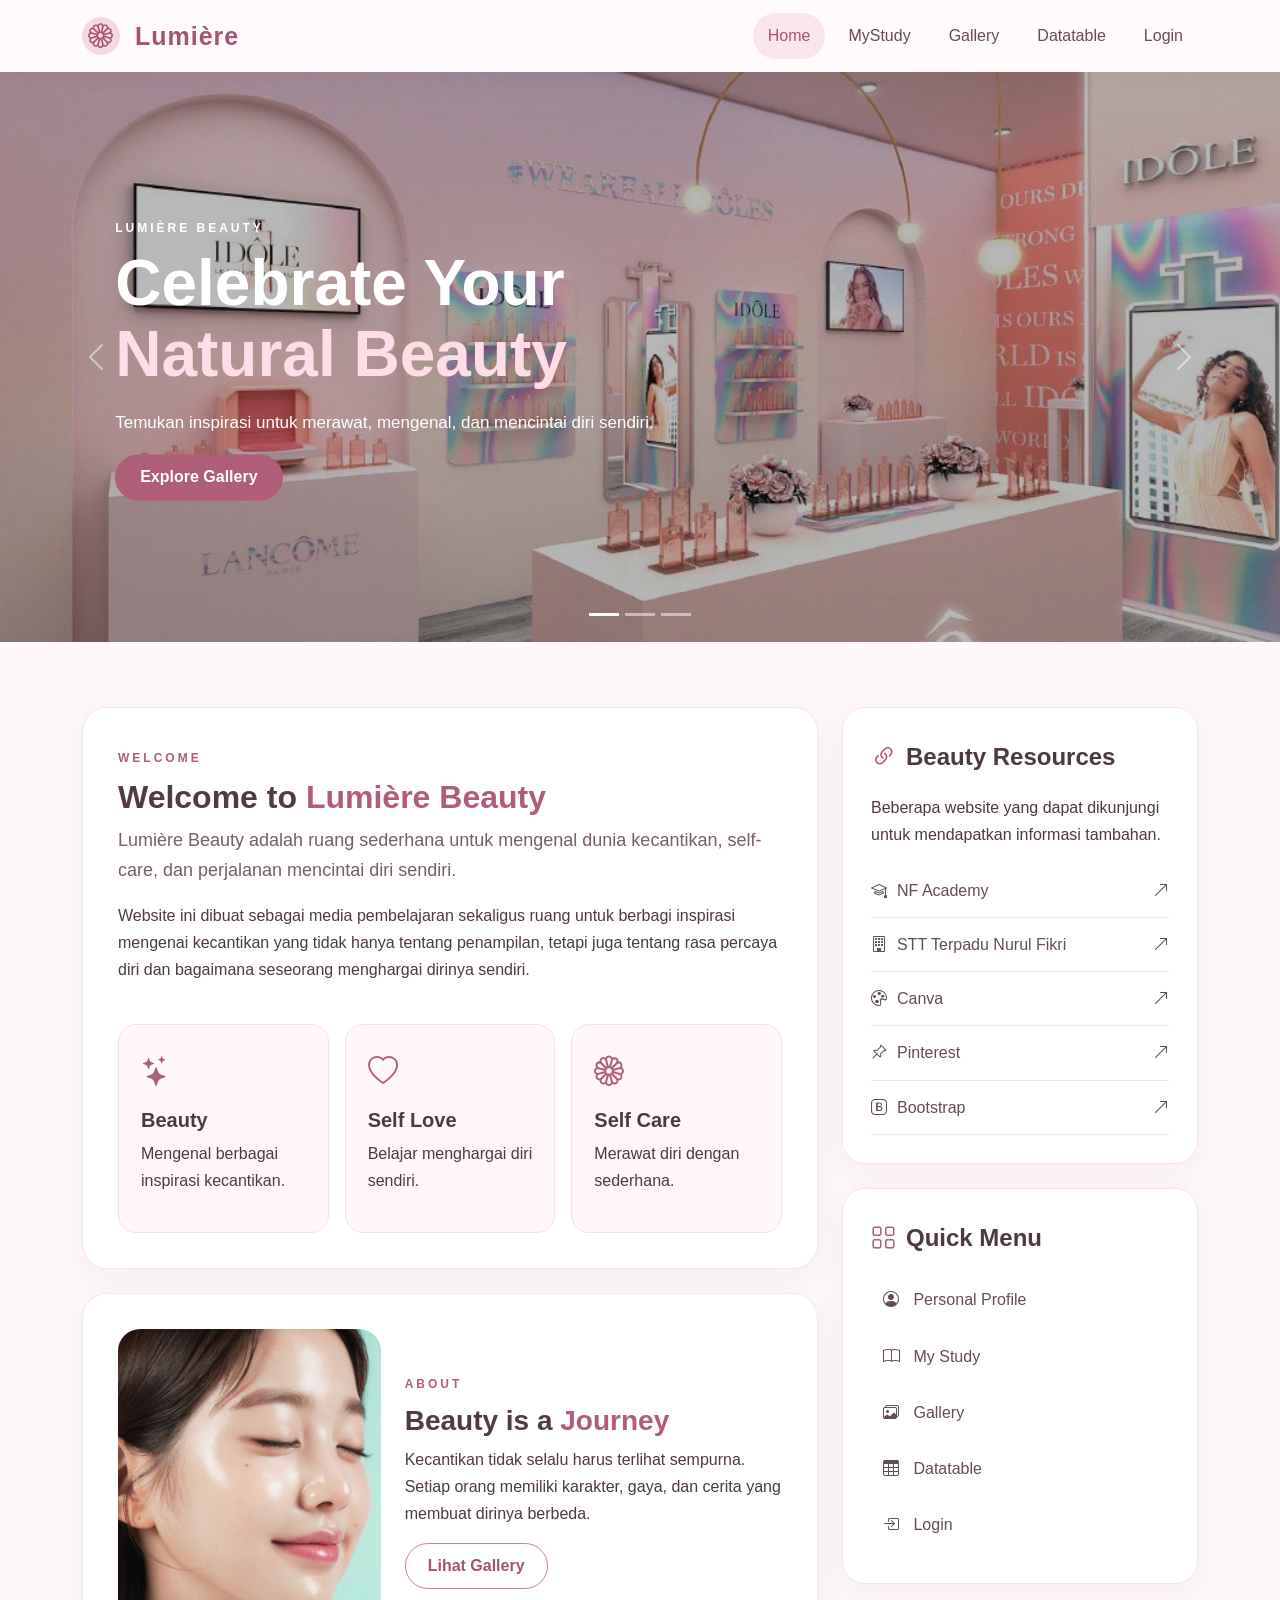
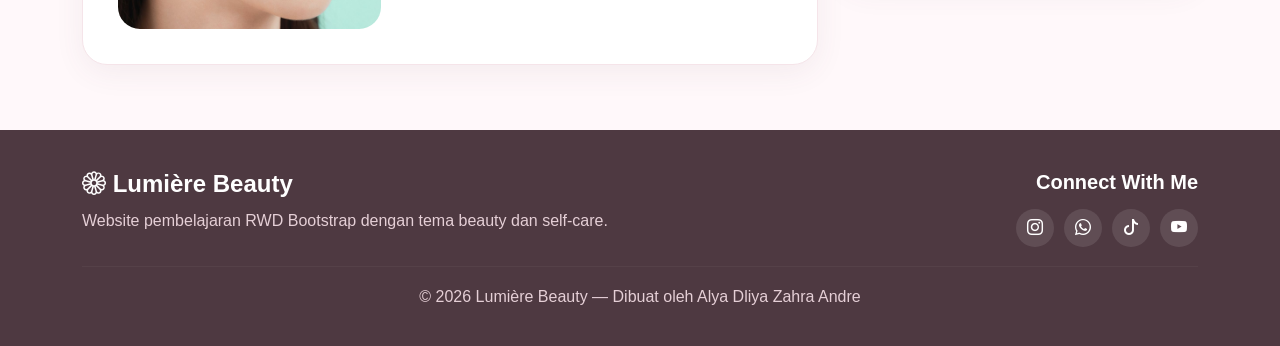
<file: index.html>
<!DOCTYPE html>
<html lang="id">
<head>
    <meta charset="UTF-8">
    <meta name="viewport" content="width=device-width, initial-scale=1.0">
    <title>Lumière Beauty | Home</title>

    <!-- Bootstrap CSS -->
    <link href="https://cdn.jsdelivr.net/npm/bootstrap@5.3.3/dist/css/bootstrap.min.css" rel="stylesheet">

    <!-- Bootstrap Icons -->
    <link href="https://cdn.jsdelivr.net/npm/bootstrap-icons@1.11.3/font/bootstrap-icons.css" rel="stylesheet">

    <!-- CSS Sendiri -->
    <link rel="stylesheet" href="css/style.css">
</head>

<body>

<!-- ================= NAVBAR ================= -->
<nav class="navbar navbar-expand-lg navbar-light fixed-top custom-navbar">
    <div class="container">

        <a class="navbar-brand logo" href="index.html">
            <span class="logo-icon">
                <i class="bi bi-flower1"></i>
            </span>
            Lumière
        </a>

        <button class="navbar-toggler" type="button"
                data-bs-toggle="collapse"
                data-bs-target="#navbarNav">
            <span class="navbar-toggler-icon"></span>
        </button>

        <div class="collapse navbar-collapse" id="navbarNav">
            <ul class="navbar-nav ms-auto">

                <li class="nav-item">
                    <a class="nav-link active" href="home.html">
                        Home
                    </a>
                </li>

                <li class="nav-item">
                    <a class="nav-link" href="study.html">
                        MyStudy
                    </a>
                </li>

                <li class="nav-item">
                    <a class="nav-link" href="gallery.html">
                        Gallery
                    </a>
                </li>

                <li class="nav-item">
                    <a class="nav-link" href="datatables.html">
                        Datatable
                    </a>
                </li>

                <li class="nav-item">
                    <a class="nav-link" href="login.html">
                        Login
                    </a>
                </li>

            </ul>
        </div>
    </div>
</nav>


<!-- ================= HEADER / CAROUSEL ================= -->

<section class="hero-section">

    <div id="beautyCarousel"
         class="carousel slide carousel-fade"
         data-bs-ride="carousel">

        <!-- Indicator -->
        <div class="carousel-indicators">

            <button type="button"
                    data-bs-target="#beautyCarousel"
                    data-bs-slide-to="0"
                    class="active"></button>

            <button type="button"
                    data-bs-target="#beautyCarousel"
                    data-bs-slide-to="1"></button>

            <button type="button"
                    data-bs-target="#beautyCarousel"
                    data-bs-slide-to="2"></button>

        </div>


        <!-- Gambar Carousel -->
        <div class="carousel-inner">

            <!-- Slide 1 -->
            <div class="carousel-item active">

                <img src="images/ben1.jpg"
                     class="d-block w-100 carousel-image"
                     alt="Beauty Banner 1">

                <div class="carousel-caption">
                    <span class="small-label">LUMIÈRE BEAUTY</span>

                    <h1>
                        Celebrate Your
                        <span>Natural Beauty</span>
                    </h1>

                    <p>
                        Temukan inspirasi untuk merawat,
                        mengenal, dan mencintai diri sendiri.
                    </p>

                    <a href="gallery.html"
                       class="btn btn-beauty">
                        Explore Gallery
                    </a>
                </div>

            </div>


            <!-- Slide 2 -->
            <div class="carousel-item">

                <img src="images/ben2.jpg"
                     class="d-block w-100 carousel-image"
                     alt="Beauty Banner 2">

                <div class="carousel-caption">

                    <span class="small-label">
                        SELF CARE
                    </span>

                    <h1>
                        Beauty Begins
                        <span>With Self Love</span>
                    </h1>

                    <p>
                        Rawat diri dengan cara sederhana
                        dan penuh kasih.
                    </p>

                    <a href="home.html"
                       class="btn btn-beauty">
                        Discover More
                    </a>

                </div>

            </div>


            <!-- Slide 3 -->
            <div class="carousel-item">

                <img src="images/banner3.jpg"
                     class="d-block w-100 carousel-image"
                     alt="Beauty Banner 3">

                <div class="carousel-caption">

                    <span class="small-label">
                        BEAUTY JOURNEY
                    </span>

                    <h1>
                        Your Beauty,
                        <span>Your Story</span>
                    </h1>

                    <p>
                        Setiap perempuan memiliki cerita
                        dan pesonanya sendiri.
                    </p>

                    <a href="gallery.html"
                       class="btn btn-beauty">
                        View Gallery
                    </a>

                </div>

            </div>

        </div>


        <!-- Previous -->
        <button class="carousel-control-prev"
                type="button"
                data-bs-target="#beautyCarousel"
                data-bs-slide="prev">

            <span class="carousel-control-prev-icon"></span>

        </button>


        <!-- Next -->
        <button class="carousel-control-next"
                type="button"
                data-bs-target="#beautyCarousel"
                data-bs-slide="next">

            <span class="carousel-control-next-icon"></span>

        </button>

    </div>

</section>


<!-- ================= MAIN CONTENT ================= -->

<main class="container main-container">

    <div class="row g-4">


        <!-- ================= LEFT CONTENT ================= -->

        <div class="col-lg-8">

            <div class="content-card">

                <span class="section-label">
                    WELCOME
                </span>

                <h2>
                    Welcome to
                    <span>Lumière Beauty</span>
                </h2>

                <p class="lead-text">
                    Lumière Beauty adalah ruang sederhana untuk
                    mengenal dunia kecantikan, self-care,
                    dan perjalanan mencintai diri sendiri.
                </p>

                <p>
                    Website ini dibuat sebagai media pembelajaran
                    sekaligus ruang untuk berbagi inspirasi mengenai
                    kecantikan yang tidak hanya tentang penampilan,
                    tetapi juga tentang rasa percaya diri dan
                    bagaimana seseorang menghargai dirinya sendiri.
                </p>


                <!-- Feature -->
                <div class="row mt-4 g-3">

                    <div class="col-md-4">

                        <div class="feature-box">

                            <i class="bi bi-stars"></i>

                            <h5>Beauty</h5>

                            <p>
                                Mengenal berbagai inspirasi
                                kecantikan.
                            </p>

                        </div>

                    </div>


                    <div class="col-md-4">

                        <div class="feature-box">

                            <i class="bi bi-heart"></i>

                            <h5>Self Love</h5>

                            <p>
                                Belajar menghargai diri sendiri.
                            </p>

                        </div>

                    </div>


                    <div class="col-md-4">

                        <div class="feature-box">

                            <i class="bi bi-flower1"></i>

                            <h5>Self Care</h5>

                            <p>
                                Merawat diri dengan sederhana.
                            </p>

                        </div>

                    </div>

                </div>

            </div>


            <!-- ABOUT -->
            <div class="content-card mt-4">

                <div class="row align-items-center g-4">

                    <div class="col-md-5">

                        <img src="images/beauty1.jpg"
                             class="img-fluid rounded-beauty"
                             alt="Beauty">

                    </div>


                    <div class="col-md-7">

                        <span class="section-label">
                            ABOUT
                        </span>

                        <h3>
                            Beauty is a
                            <span>Journey</span>
                        </h3>

                        <p>
                            Kecantikan tidak selalu harus terlihat
                            sempurna. Setiap orang memiliki karakter,
                            gaya, dan cerita yang membuat dirinya
                            berbeda.
                        </p>

                        <a href="gallery.html"
                           class="btn btn-outline-beauty">
                            Lihat Gallery
                        </a>

                    </div>

                </div>

            </div>

        </div>


        <!-- ================= RIGHT CONTENT ================= -->

        <div class="col-lg-4">

            <div class="sidebar-card">

                <div class="sidebar-title">

                    <i class="bi bi-link-45deg"></i>

                    <h4>
                        Beauty Resources
                    </h4>

                </div>

                <p>
                    Beberapa website yang dapat
                    dikunjungi untuk mendapatkan
                    informasi tambahan.
                </p>


                <!-- External Links -->

                <a href="https://www.nfacademy.id/"
                   target="_blank"
                   class="external-link">

                    <span>
                        <i class="bi bi-mortarboard"></i>
                        NF Academy
                    </span>

                    <i class="bi bi-arrow-up-right"></i>

                </a>


                <a href="https://nurulfikri.ac.id/"
                   target="_blank"
                   class="external-link">

                    <span>
                        <i class="bi bi-building"></i>
                        STT Terpadu Nurul Fikri
                    </span>

                    <i class="bi bi-arrow-up-right"></i>

                </a>


                <a href="https://www.canva.com/"
                   target="_blank"
                   class="external-link">

                    <span>
                        <i class="bi bi-palette"></i>
                        Canva
                    </span>

                    <i class="bi bi-arrow-up-right"></i>

                </a>


                <a href="https://www.pinterest.com/"
                   target="_blank"
                   class="external-link">

                    <span>
                        <i class="bi bi-pin-angle"></i>
                        Pinterest
                    </span>

                    <i class="bi bi-arrow-up-right"></i>

                </a>


                <a href="https://getbootstrap.com/"
                   target="_blank"
                   class="external-link">

                    <span>
                        <i class="bi bi-bootstrap"></i>
                        Bootstrap
                    </span>

                    <i class="bi bi-arrow-up-right"></i>

                </a>

            </div>


            <!-- QUICK MENU -->

            <div class="sidebar-card mt-4">

                <div class="sidebar-title">

                    <i class="bi bi-grid"></i>

                    <h4>
                        Quick Menu
                    </h4>

                </div>


                <a href="home.html"
                   class="quick-link">

                    <i class="bi bi-person-circle"></i>

                    Personal Profile

                </a>


                <a href="study.html"
                   class="quick-link">

                    <i class="bi bi-book"></i>

                    My Study

                </a>


                <a href="gallery.html"
                   class="quick-link">

                    <i class="bi bi-images"></i>

                    Gallery

                </a>


                <a href="datatables.html"
                   class="quick-link">

                    <i class="bi bi-table"></i>

                    Datatable

                </a>


                <a href="login.html"
                   class="quick-link">

                    <i class="bi bi-box-arrow-in-right"></i>

                    Login

                </a>

            </div>

        </div>

    </div>

</main>


<!-- ================= FOOTER ================= -->

<footer class="footer">

    <div class="container">

        <div class="row g-4">

            <div class="col-md-6">

                <h4>
                    <i class="bi bi-flower1"></i>
                    Lumière Beauty
                </h4>

                <p>
                    Website pembelajaran RWD Bootstrap
                    dengan tema beauty dan self-care.
                </p>

            </div>


            <div class="col-md-6 text-md-end">

                <h5>
                    Connect With Me
                </h5>

                <div class="social-icons">
    <a href="https://www.instagram.com/" target="_blank" title="Instagram">
        <i class="bi bi-instagram"></i>
    </a>

    <a href="https://wa.me/6281234567890" target="_blank" title="WhatsApp">
        <i class="bi bi-whatsapp"></i>
    </a>

    <a href="https://www.tiktok.com/" target="_blank" title="TikTok">
        <i class="bi bi-tiktok"></i>
    </a>

    <a href="https://www.youtube.com/" target="_blank" title="YouTube">
        <i class="bi bi-youtube"></i>
    </a>
</div>

            </div>

        </div>


        <hr>

        <div class="text-center copyright">

            <p>
                © 2026 Lumière Beauty —
                Dibuat oleh Alya Dliya Zahra Andre
            </p>

        </div>

    </div>

</footer>


<!-- Bootstrap JS -->
<script src="https://cdn.jsdelivr.net/npm/bootstrap@5.3.3/dist/js/bootstrap.bundle.min.js"></script>

<!-- JS -->
<script src="js/script.js"></script>

</body>
</html>
</file>
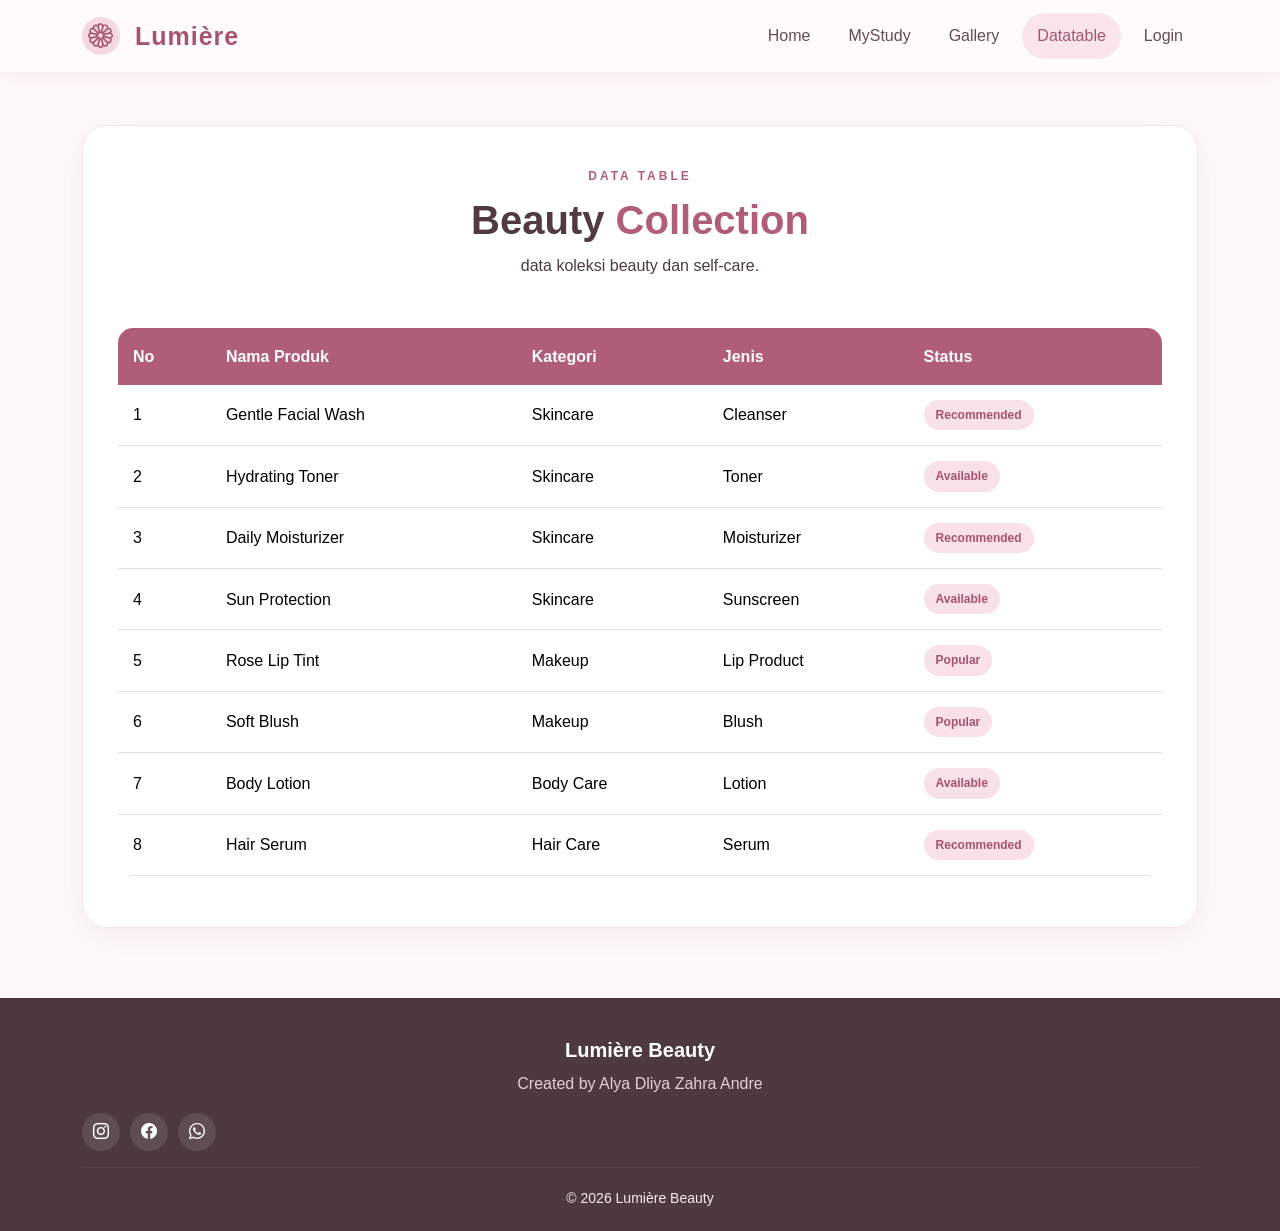
<file: datatables.html>
<!DOCTYPE html>
<html lang="id">

<head>

    <meta charset="UTF-8">

    <meta name="viewport"
          content="width=device-width, initial-scale=1.0">

    <title>Datatable | Lumière Beauty</title>

    <link href="https://cdn.jsdelivr.net/npm/bootstrap@5.3.3/dist/css/bootstrap.min.css"
          rel="stylesheet">

    <link href="https://cdn.jsdelivr.net/npm/bootstrap-icons@1.11.3/font/bootstrap-icons.css"
          rel="stylesheet">

    <link rel="stylesheet"
          href="css/style.css">

</head>

<body>


<nav class="navbar navbar-expand-lg navbar-light custom-navbar fixed-top">

    <div class="container">

        <a class="navbar-brand logo"
           href="index.html">

            <span class="logo-icon">
                <i class="bi bi-flower1"></i>
            </span>

            Lumière

        </a>


        <button class="navbar-toggler"
                data-bs-toggle="collapse"
                data-bs-target="#navbarNav">

            <span class="navbar-toggler-icon"></span>

        </button>


        <div class="collapse navbar-collapse"
             id="navbarNav">

            <ul class="navbar-nav ms-auto">

                <li class="nav-item">
                    <a class="nav-link"
                       href="home.html">
                        Home
                    </a>
                </li>

                <li class="nav-item">
                    <a class="nav-link"
                       href="study.html">
                        MyStudy
                    </a>
                </li>

                <li class="nav-item">
                    <a class="nav-link"
                       href="gallery.html">
                        Gallery
                    </a>
                </li>

                <li class="nav-item">
                    <a class="nav-link active"
                       href="datatables.html">
                        Datatable
                    </a>
                </li>

                <li class="nav-item">
                    <a class="nav-link"
                       href="login.html">
                        Login
                    </a>
                </li>

            </ul>

        </div>

    </div>

</nav>


<main class="page-container">

    <div class="container">

        <div class="content-card">

            <div class="text-center mb-5">

                <span class="section-label">
                    DATA TABLE
                </span>

                <h1>
                    Beauty <span>Collection</span>
                </h1>

                <p>
                    data koleksi beauty dan
                    self-care.
                </p>

            </div>


            <div class="table-responsive">

                <table class="table table-hover beauty-table">

                    <thead>

                        <tr>

                            <th>No</th>

                            <th>Nama Produk</th>

                            <th>Kategori</th>

                            <th>Jenis</th>

                            <th>Status</th>

                        </tr>

                    </thead>


                    <tbody>

                        <tr>

                            <td>1</td>

                            <td>Gentle Facial Wash</td>

                            <td>Skincare</td>

                            <td>Cleanser</td>

                            <td>
                                <span class="status-badge">
                                    Recommended
                                </span>
                            </td>

                        </tr>


                        <tr>

                            <td>2</td>

                            <td>Hydrating Toner</td>

                            <td>Skincare</td>

                            <td>Toner</td>

                            <td>
                                <span class="status-badge">
                                    Available
                                </span>
                            </td>

                        </tr>


                        <tr>

                            <td>3</td>

                            <td>Daily Moisturizer</td>

                            <td>Skincare</td>

                            <td>Moisturizer</td>

                            <td>
                                <span class="status-badge">
                                    Recommended
                                </span>
                            </td>

                        </tr>


                        <tr>

                            <td>4</td>

                            <td>Sun Protection</td>

                            <td>Skincare</td>

                            <td>Sunscreen</td>

                            <td>
                                <span class="status-badge">
                                    Available
                                </span>
                            </td>

                        </tr>


                        <tr>

                            <td>5</td>

                            <td>Rose Lip Tint</td>

                            <td>Makeup</td>

                            <td>Lip Product</td>

                            <td>
                                <span class="status-badge">
                                    Popular
                                </span>
                            </td>

                        </tr>


                        <tr>

                            <td>6</td>

                            <td>Soft Blush</td>

                            <td>Makeup</td>

                            <td>Blush</td>

                            <td>
                                <span class="status-badge">
                                    Popular
                                </span>
                            </td>

                        </tr>


                        <tr>

                            <td>7</td>

                            <td>Body Lotion</td>

                            <td>Body Care</td>

                            <td>Lotion</td>

                            <td>
                                <span class="status-badge">
                                    Available
                                </span>
                            </td>

                        </tr>


                        <tr>

                            <td>8</td>

                            <td>Hair Serum</td>

                            <td>Hair Care</td>

                            <td>Serum</td>

                            <td>
                                <span class="status-badge">
                                    Recommended
                                </span>
                            </td>

                        </tr>

                    </tbody>

                </table>

            </div>

        </div>

    </div>

</main>


<footer class="footer">

    <div class="container text-center">

        <h5>Lumière Beauty</h5>

        <p>
            Created by Alya Dliya Zahra Andre
        </p>

        <div class="social-icons">

            <a href="#">
                <i class="bi bi-instagram"></i>
            </a>

            <a href="#">
                <i class="bi bi-facebook"></i>
            </a>

            <a href="#">
                <i class="bi bi-whatsapp"></i>
            </a>

        </div>

        <hr>

        <small>
            © 2026 Lumière Beauty
        </small>

    </div>

</footer>


<script src="https://cdn.jsdelivr.net/npm/bootstrap@5.3.3/dist/js/bootstrap.bundle.min.js"></script>

<script src="js/script.js"></script>

</body>
</html>
</file>
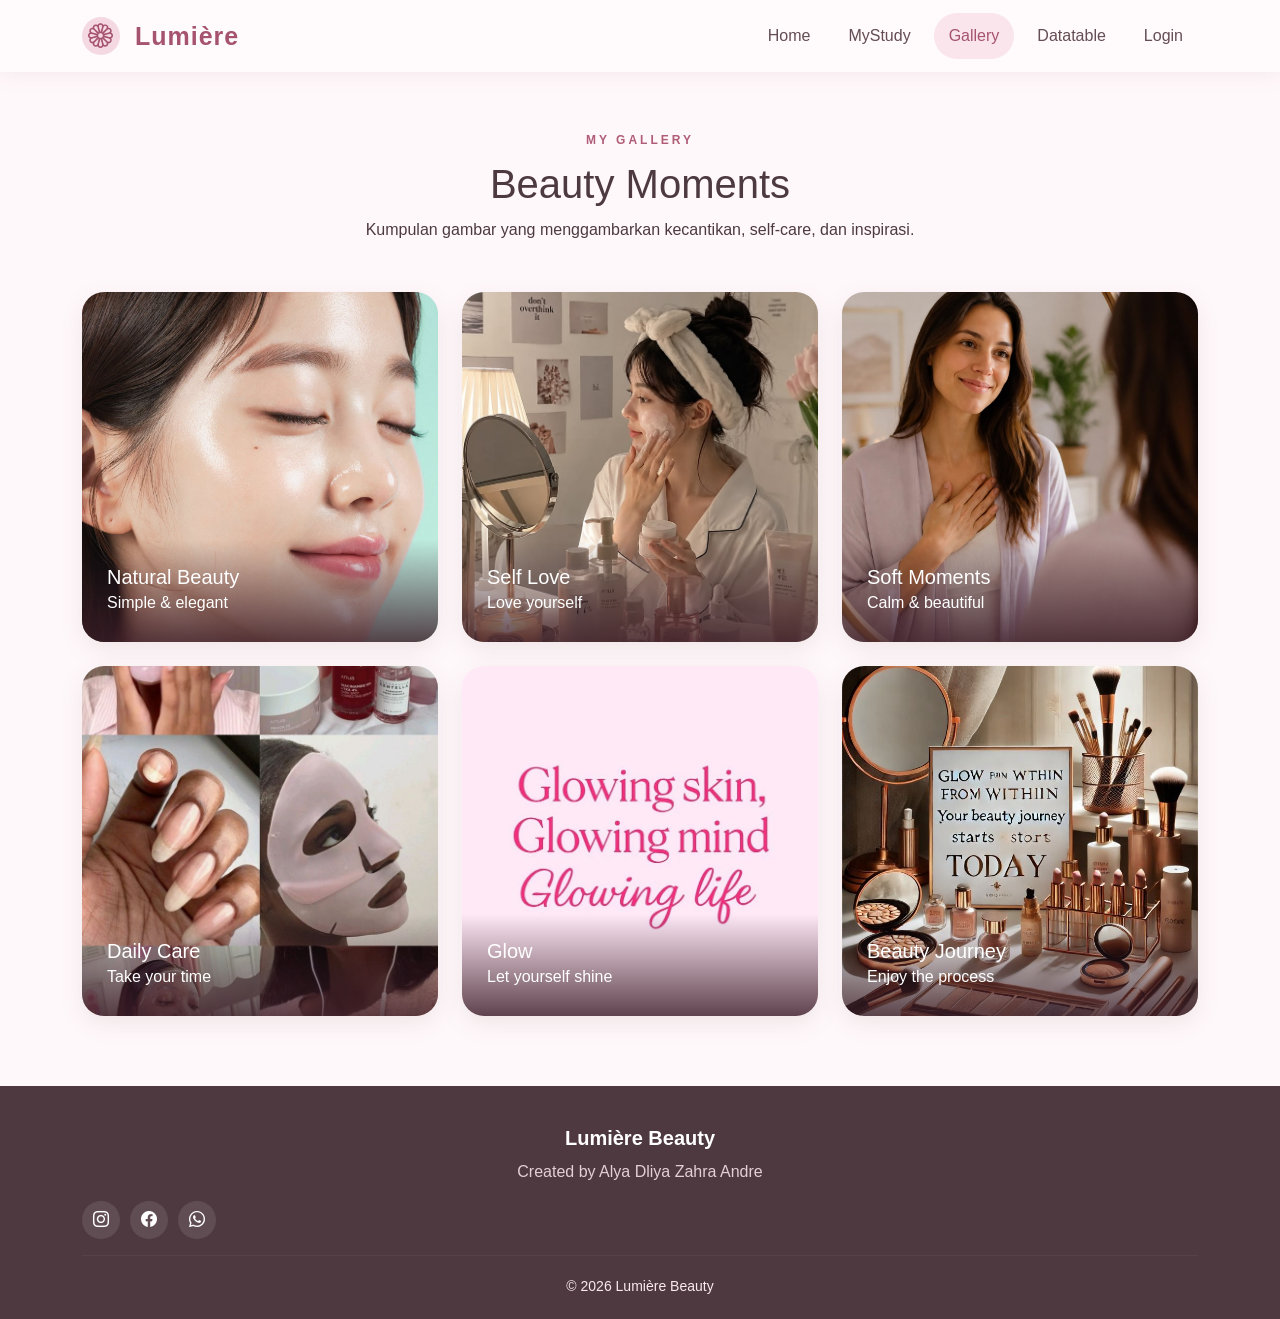
<file: gallery.html>
<!DOCTYPE html>
<html lang="id">

<head>

    <meta charset="UTF-8">

    <meta name="viewport"
          content="width=device-width, initial-scale=1.0">

    <title>Gallery | Lumière Beauty</title>

    <link href="https://cdn.jsdelivr.net/npm/bootstrap@5.3.3/dist/css/bootstrap.min.css"
          rel="stylesheet">

    <link href="https://cdn.jsdelivr.net/npm/bootstrap-icons@1.11.3/font/bootstrap-icons.css"
          rel="stylesheet">

    <link rel="stylesheet"
          href="css/style.css">

</head>

<body>


<nav class="navbar navbar-expand-lg navbar-light custom-navbar fixed-top">

    <div class="container">

        <a class="navbar-brand logo"
           href="index.html">

            <span class="logo-icon">
                <i class="bi bi-flower1"></i>
            </span>

            Lumière

        </a>


        <button class="navbar-toggler"
                data-bs-toggle="collapse"
                data-bs-target="#navbarNav">

            <span class="navbar-toggler-icon"></span>

        </button>


        <div class="collapse navbar-collapse"
             id="navbarNav">

            <ul class="navbar-nav ms-auto">

                <li class="nav-item">
                    <a class="nav-link"
                       href="home.html">
                        Home
                    </a>
                </li>

                <li class="nav-item">
                    <a class="nav-link"
                       href="study.html">
                        MyStudy
                    </a>
                </li>

                <li class="nav-item">
                    <a class="nav-link active"
                       href="gallery.html">
                        Gallery
                    </a>
                </li>

                <li class="nav-item">
                    <a class="nav-link"
                       href="datatables.html">
                        Datatable
                    </a>
                </li>

                <li class="nav-item">
                    <a class="nav-link"
                       href="login.html">
                        Login
                    </a>
                </li>

            </ul>

        </div>

    </div>

</nav>


<main class="page-container">

    <div class="container">

        <div class="text-center mb-5">

            <span class="section-label">
                MY GALLERY
            </span>

            <h1>
                Beauty <span>Moments</span>
            </h1>

            <p>
                Kumpulan gambar yang menggambarkan
                kecantikan, self-care, dan inspirasi.
            </p>

        </div>


        <div class="row g-4">


            <!-- IMAGE 1 -->

            <div class="col-md-6 col-lg-4">

                <div class="gallery-card">

                    <img src="images/beauty1.jpg"
                         alt="Beauty 1">

                    <div class="gallery-overlay">

                        <h5>
                            Natural Beauty
                        </h5>

                        <p>
                            Simple & elegant
                        </p>

                    </div>

                </div>

            </div>


            <!-- IMAGE 2 -->

            <div class="col-md-6 col-lg-4">

                <div class="gallery-card">

                    <img src="images/beauty2.jpg"
                         alt="Beauty 2">

                    <div class="gallery-overlay">

                        <h5>
                            Self Love
                        </h5>

                        <p>
                            Love yourself
                        </p>

                    </div>

                </div>

            </div>


            <!-- IMAGE 3 -->

            <div class="col-md-6 col-lg-4">

                <div class="gallery-card">

                    <img src="images/beauty3.jpg"
                         alt="Beauty 3">

                    <div class="gallery-overlay">

                        <h5>
                            Soft Moments
                        </h5>

                        <p>
                            Calm & beautiful
                        </p>

                    </div>

                </div>

            </div>


            <!-- IMAGE 4 -->

            <div class="col-md-6 col-lg-4">

                <div class="gallery-card">

                    <img src="images/beauty4.jpg"
                         alt="Beauty 4">

                    <div class="gallery-overlay">

                        <h5>
                            Daily Care
                        </h5>

                        <p>
                            Take your time
                        </p>

                    </div>

                </div>

            </div>


            <!-- IMAGE 5 -->

            <div class="col-md-6 col-lg-4">

                <div class="gallery-card">

                    <img src="images/beauty5.jpg"
                         alt="Beauty 5">

                    <div class="gallery-overlay">

                        <h5>
                            Glow
                        </h5>

                        <p>
                            Let yourself shine
                        </p>

                    </div>

                </div>

            </div>


            <!-- IMAGE 6 -->

            <div class="col-md-6 col-lg-4">

                <div class="gallery-card">

                    <img src="images/beauty6.jpg"
                         alt="Beauty 6">

                    <div class="gallery-overlay">

                        <h5>
                            Beauty Journey
                        </h5>

                        <p>
                            Enjoy the process
                        </p>

                    </div>

                </div>

            </div>

        </div>

    </div>

</main>


<footer class="footer">

    <div class="container text-center">

        <h5>Lumière Beauty</h5>

        <p>
            Created by Alya Dliya Zahra Andre
        </p>

        <div class="social-icons">

            <a href="#">
                <i class="bi bi-instagram"></i>
            </a>

            <a href="#">
                <i class="bi bi-facebook"></i>
            </a>

            <a href="#">
                <i class="bi bi-whatsapp"></i>
            </a>

        </div>

        <hr>

        <small>
            © 2026 Lumière Beauty
        </small>

    </div>

</footer>


<script src="https://cdn.jsdelivr.net/npm/bootstrap@5.3.3/dist/js/bootstrap.bundle.min.js"></script>

<script src="js/script.js"></script>

</body>
</html>
</file>
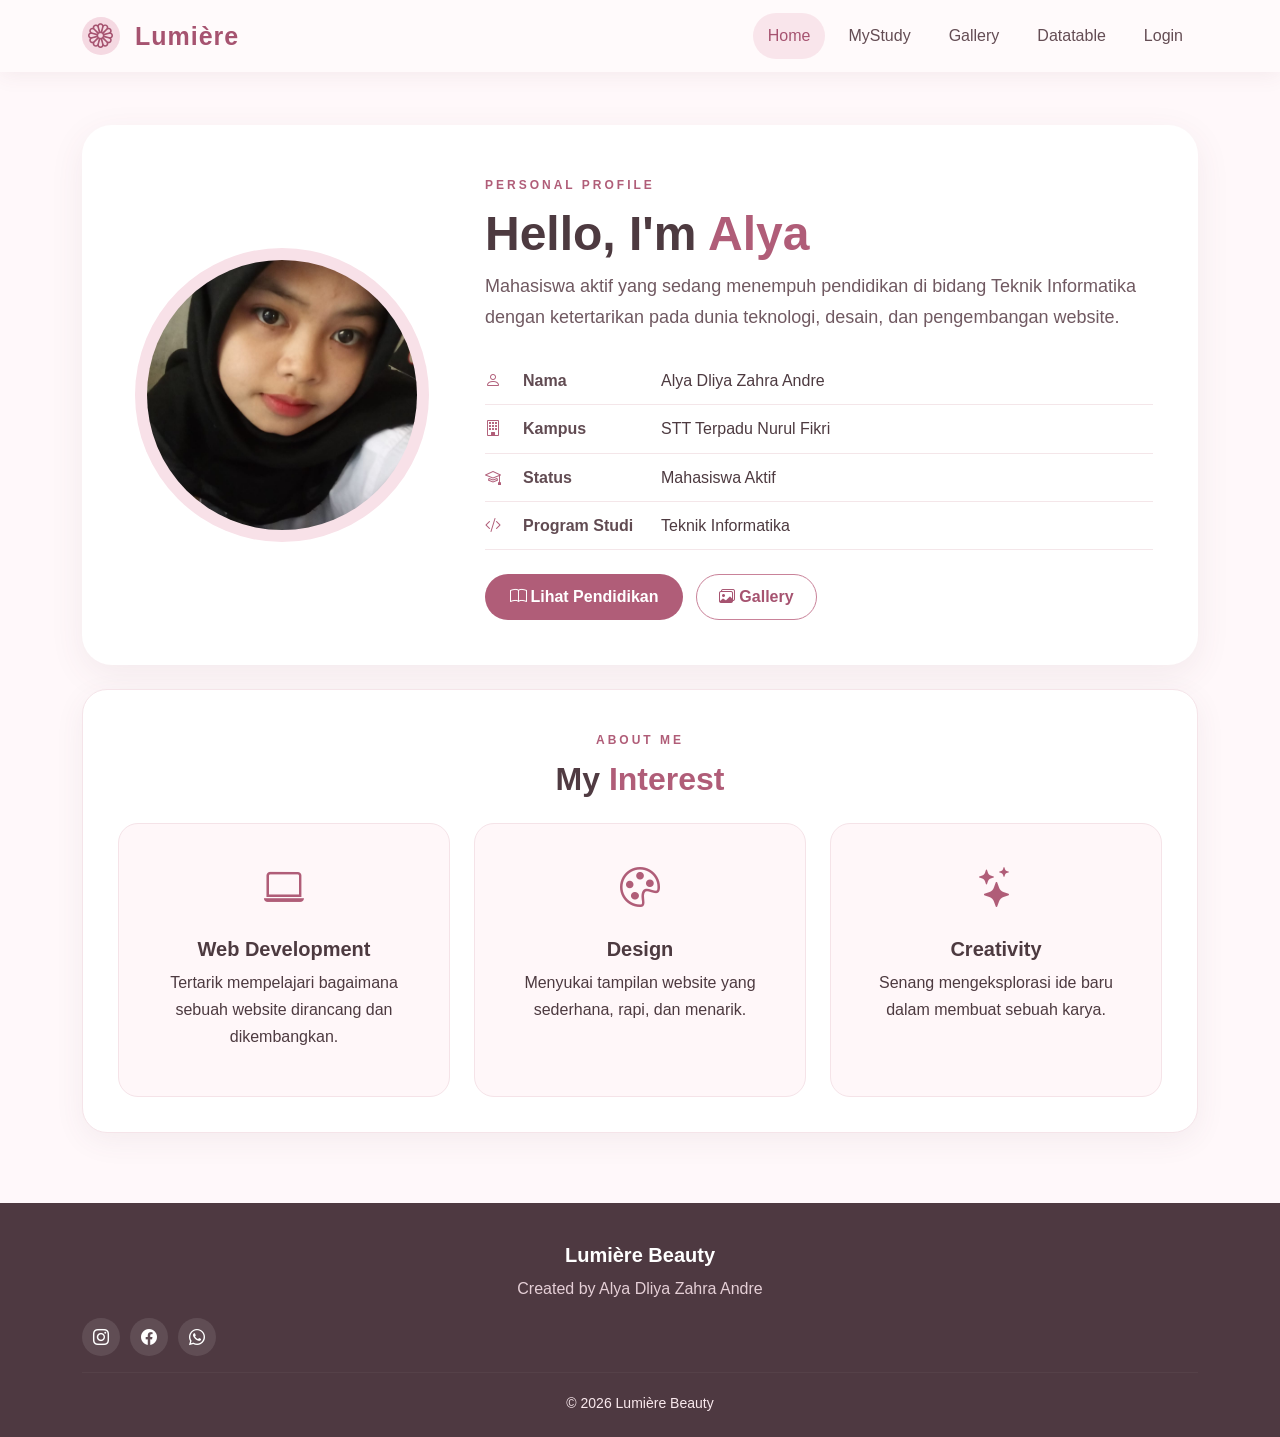
<file: home.html>
<!DOCTYPE html>
<html lang="id">

<head>

    <meta charset="UTF-8">

    <meta name="viewport"
          content="width=device-width, initial-scale=1.0">

    <title>Home | Lumière Beauty</title>

    <link href="https://cdn.jsdelivr.net/npm/bootstrap@5.3.3/dist/css/bootstrap.min.css"
          rel="stylesheet">

    <link href="https://cdn.jsdelivr.net/npm/bootstrap-icons@1.11.3/font/bootstrap-icons.css"
          rel="stylesheet">

    <link rel="stylesheet"
          href="css/style.css">

</head>

<body>


<!-- NAVBAR -->

<nav class="navbar navbar-expand-lg navbar-light custom-navbar fixed-top">

    <div class="container">

        <a class="navbar-brand logo"
           href="index.html">

            <span class="logo-icon">
                <i class="bi bi-flower1"></i>
            </span>

            Lumière

        </a>


        <button class="navbar-toggler"
                data-bs-toggle="collapse"
                data-bs-target="#navbarNav">

            <span class="navbar-toggler-icon"></span>

        </button>


        <div class="collapse navbar-collapse"
             id="navbarNav">

            <ul class="navbar-nav ms-auto">

                <li class="nav-item">
                    <a class="nav-link active"
                       href="home.html">
                        Home
                    </a>
                </li>

                <li class="nav-item">
                    <a class="nav-link"
                       href="study.html">
                        MyStudy
                    </a>
                </li>

                <li class="nav-item">
                    <a class="nav-link"
                       href="gallery.html">
                        Gallery
                    </a>
                </li>

                <li class="nav-item">
                    <a class="nav-link"
                       href="datatables.html">
                        Datatable
                    </a>
                </li>

                <li class="nav-item">
                    <a class="nav-link"
                       href="login.html">
                        Login
                    </a>
                </li>

            </ul>

        </div>

    </div>

</nav>


<!-- PROFILE -->

<main class="page-container">

    <div class="container">

        <div class="profile-card">

            <div class="row align-items-center g-5">

                <div class="col-lg-4 text-center">

                    <div class="profile-image-wrapper">

                        <img src="images/122.jpg"
                             class="profile-image"
                             alt="Profile">

                    </div>

                </div>


                <div class="col-lg-8">

                    <span class="section-label">
                        PERSONAL PROFILE
                    </span>

                    <h1>
                        Hello, I'm
                        <span>Alya</span>
                    </h1>

                    <p class="profile-intro">

                        Mahasiswa aktif yang sedang menempuh
                        pendidikan di bidang Teknik Informatika
                        dengan ketertarikan pada dunia teknologi,
                        desain, dan pengembangan website.

                    </p>


                    <div class="profile-info">

                        <div>
                            <i class="bi bi-person"></i>

                            <strong>Nama</strong>

                            <span>
                                Alya Dliya Zahra Andre
                            </span>
                        </div>


                        <div>
                            <i class="bi bi-building"></i>

                            <strong>Kampus</strong>

                            <span>
                                STT Terpadu Nurul Fikri
                            </span>
                        </div>


                        <div>
                            <i class="bi bi-mortarboard"></i>

                            <strong>Status</strong>

                            <span>
                                Mahasiswa Aktif
                            </span>
                        </div>


                        <div>
                            <i class="bi bi-code-slash"></i>

                            <strong>Program Studi</strong>

                            <span>
                                Teknik Informatika
                            </span>
                        </div>

                    </div>


                    <div class="mt-4">

                        <a href="study.html"
                           class="btn btn-beauty">

                            <i class="bi bi-book"></i>
                            Lihat Pendidikan

                        </a>

                        <a href="gallery.html"
                           class="btn btn-outline-beauty ms-2">

                            <i class="bi bi-images"></i>
                            Gallery

                        </a>

                    </div>

                </div>

            </div>

        </div>


        <!-- SKILLS -->

        <div class="content-card mt-4">

            <div class="text-center mb-4">

                <span class="section-label">
                    ABOUT ME
                </span>

                <h2>
                    My <span>Interest</span>
                </h2>

            </div>


            <div class="row g-4">

                <div class="col-md-4">

                    <div class="interest-card">

                        <i class="bi bi-laptop"></i>

                        <h5>Web Development</h5>

                        <p>
                            Tertarik mempelajari bagaimana
                            sebuah website dirancang dan
                            dikembangkan.
                        </p>

                    </div>

                </div>


                <div class="col-md-4">

                    <div class="interest-card">

                        <i class="bi bi-palette"></i>

                        <h5>Design</h5>

                        <p>
                            Menyukai tampilan website yang
                            sederhana, rapi, dan menarik.
                        </p>

                    </div>

                </div>


                <div class="col-md-4">

                    <div class="interest-card">

                        <i class="bi bi-stars"></i>

                        <h5>Creativity</h5>

                        <p>
                            Senang mengeksplorasi ide baru
                            dalam membuat sebuah karya.
                        </p>

                    </div>

                </div>

            </div>

        </div>

    </div>

</main>


<!-- FOOTER -->

<footer class="footer">

    <div class="container text-center">

        <h5>
            Lumière Beauty
        </h5>

        <p>
            Created by Alya Dliya Zahra Andre
        </p>

        <div class="social-icons">

            <a href="#">
                <i class="bi bi-instagram"></i>
            </a>

            <a href="#">
                <i class="bi bi-facebook"></i>
            </a>

            <a href="#">
                <i class="bi bi-whatsapp"></i>
            </a>

        </div>

        <hr>

        <small>
            © 2026 Lumière Beauty
        </small>

    </div>

</footer>


<script src="https://cdn.jsdelivr.net/npm/bootstrap@5.3.3/dist/js/bootstrap.bundle.min.js"></script>

<script src="js/script.js"></script>

</body>
</html>
</file>
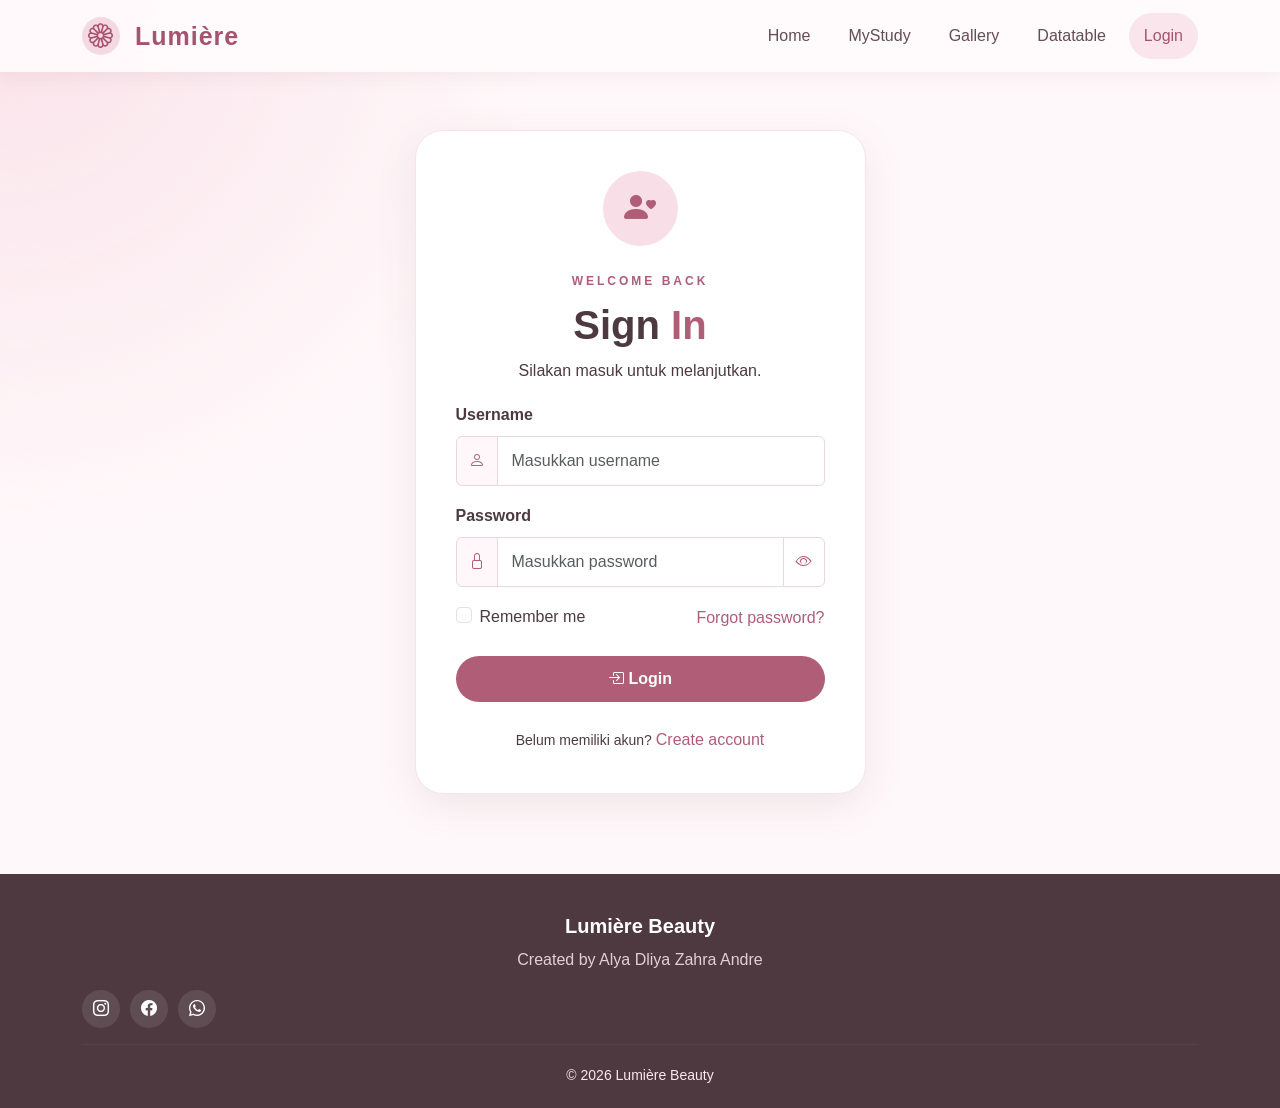
<file: login.html>
<!DOCTYPE html>
<html lang="id">

<head>

    <meta charset="UTF-8">

    <meta name="viewport"
          content="width=device-width, initial-scale=1.0">

    <title>Login | Lumière Beauty</title>

    <link href="https://cdn.jsdelivr.net/npm/bootstrap@5.3.3/dist/css/bootstrap.min.css"
          rel="stylesheet">

    <link href="https://cdn.jsdelivr.net/npm/bootstrap-icons@1.11.3/font/bootstrap-icons.css"
          rel="stylesheet">

    <link rel="stylesheet"
          href="css/style.css">

</head>

<body>


<nav class="navbar navbar-expand-lg navbar-light custom-navbar fixed-top">

    <div class="container">

        <a class="navbar-brand logo"
           href="index.html">

            <span class="logo-icon">
                <i class="bi bi-flower1"></i>
            </span>

            Lumière

        </a>


        <button class="navbar-toggler"
                data-bs-toggle="collapse"
                data-bs-target="#navbarNav">

            <span class="navbar-toggler-icon"></span>

        </button>


        <div class="collapse navbar-collapse"
             id="navbarNav">

            <ul class="navbar-nav ms-auto">

                <li class="nav-item">
                    <a class="nav-link"
                       href="home.html">
                        Home
                    </a>
                </li>

                <li class="nav-item">
                    <a class="nav-link"
                       href="study.html">
                        MyStudy
                    </a>
                </li>

                <li class="nav-item">
                    <a class="nav-link"
                       href="gallery.html">
                        Gallery
                    </a>
                </li>

                <li class="nav-item">
                    <a class="nav-link"
                       href="datatables.html">
                        Datatable
                    </a>
                </li>

                <li class="nav-item">
                    <a class="nav-link active"
                       href="login.html">
                        Login
                    </a>
                </li>

            </ul>

        </div>

    </div>

</nav>


<main class="login-page">

    <div class="container">

        <div class="row justify-content-center">

            <div class="col-md-6 col-lg-5">

                <div class="login-card">

                    <div class="text-center">

                        <div class="login-icon">

                            <i class="bi bi-person-heart"></i>

                        </div>

                        <span class="section-label">
                            WELCOME BACK
                        </span>

                        <h1>
                            Sign <span>In</span>
                        </h1>

                        <p>
                            Silakan masuk untuk melanjutkan.
                        </p>

                    </div>


                    <form id="loginForm">


                        <!-- Username -->

                        <div class="mb-3">

                            <label class="form-label">
                                Username
                            </label>

                            <div class="input-group">

                                <span class="input-group-text">
                                    <i class="bi bi-person"></i>
                                </span>

                                <input type="text"
                                       id="username"
                                       class="form-control"
                                       placeholder="Masukkan username"
                                       required>

                            </div>

                        </div>


                        <!-- Password -->

                        <div class="mb-3">

                            <label class="form-label">
                                Password
                            </label>

                            <div class="input-group">

                                <span class="input-group-text">
                                    <i class="bi bi-lock"></i>
                                </span>

                                <input type="password"
                                       id="password"
                                       class="form-control"
                                       placeholder="Masukkan password"
                                       required>

                                <button type="button"
                                        class="btn password-toggle"
                                        onclick="togglePassword()">

                                    <i class="bi bi-eye"
                                       id="eyeIcon"></i>

                                </button>

                            </div>

                        </div>


                        <!-- Remember -->

                        <div class="d-flex justify-content-between
                                    align-items-center mb-4">

                            <div class="form-check">

                                <input class="form-check-input"
                                       type="checkbox"
                                       id="remember">

                                <label class="form-check-label"
                                       for="remember">

                                    Remember me

                                </label>

                            </div>


                            <a href="#"
                               class="forgot-link">

                                Forgot password?

                            </a>

                        </div>


                        <!-- Button -->

                        <button type="submit"
                                class="btn btn-beauty w-100">

                            <i class="bi bi-box-arrow-in-right"></i>

                            Login

                        </button>


                    </form>


                    <div id="loginMessage"
                         class="mt-3 text-center">
                    </div>


                    <div class="text-center mt-4">

                        <small>
                            Belum memiliki akun?
                        </small>

                        <a href="#"
                           class="register-link">

                            Create account

                        </a>

                    </div>

                </div>

            </div>

        </div>

    </div>

</main>


<footer class="footer">

    <div class="container text-center">

        <h5>
            Lumière Beauty
        </h5>

        <p>
            Created by Alya Dliya Zahra Andre
        </p>

        <div class="social-icons">

            <a href="#">
                <i class="bi bi-instagram"></i>
            </a>

            <a href="#">
                <i class="bi bi-facebook"></i>
            </a>

            <a href="#">
                <i class="bi bi-whatsapp"></i>
            </a>

        </div>

        <hr>

        <small>
            © 2026 Lumière Beauty
        </small>

    </div>

</footer>


<script src="https://cdn.jsdelivr.net/npm/bootstrap@5.3.3/dist/js/bootstrap.bundle.min.js"></script>

<script src="js/script.js"></script>

</body>
</html>
</file>
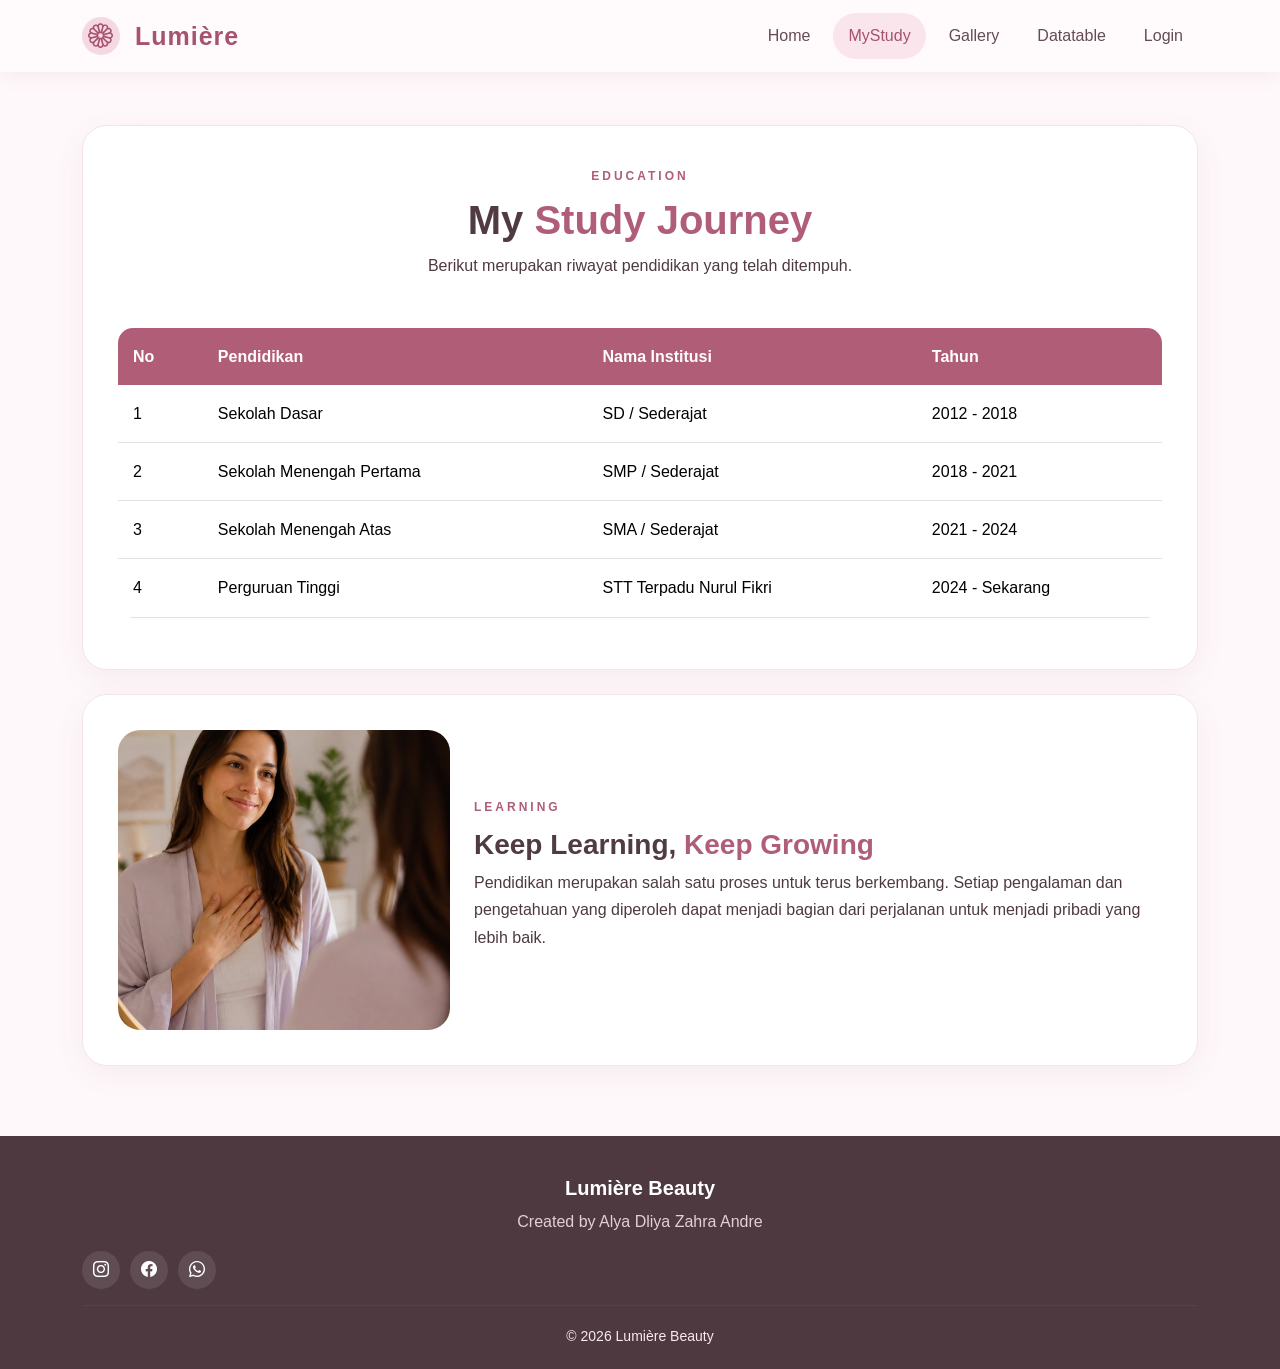
<file: study.html>
<!DOCTYPE html>
<html lang="id">

<head>

    <meta charset="UTF-8">

    <meta name="viewport"
          content="width=device-width, initial-scale=1.0">

    <title>MyStudy | Lumière Beauty</title>

    <link href="https://cdn.jsdelivr.net/npm/bootstrap@5.3.3/dist/css/bootstrap.min.css"
          rel="stylesheet">

    <link href="https://cdn.jsdelivr.net/npm/bootstrap-icons@1.11.3/font/bootstrap-icons.css"
          rel="stylesheet">

    <link rel="stylesheet"
          href="css/style.css">

</head>

<body>


<nav class="navbar navbar-expand-lg navbar-light custom-navbar fixed-top">

    <div class="container">

        <a class="navbar-brand logo"
           href="index.html">

            <span class="logo-icon">
                <i class="bi bi-flower1"></i>
            </span>

            Lumière

        </a>


        <button class="navbar-toggler"
                data-bs-toggle="collapse"
                data-bs-target="#navbarNav">

            <span class="navbar-toggler-icon"></span>

        </button>


        <div class="collapse navbar-collapse"
             id="navbarNav">

            <ul class="navbar-nav ms-auto">

                <li class="nav-item">
                    <a class="nav-link"
                       href="home.html">
                        Home
                    </a>
                </li>

                <li class="nav-item">
                    <a class="nav-link active"
                       href="study.html">
                        MyStudy
                    </a>
                </li>

                <li class="nav-item">
                    <a class="nav-link"
                       href="gallery.html">
                        Gallery
                    </a>
                </li>

                <li class="nav-item">
                    <a class="nav-link"
                       href="datatables.html">
                        Datatable
                    </a>
                </li>

                <li class="nav-item">
                    <a class="nav-link"
                       href="login.html">
                        Login
                    </a>
                </li>

            </ul>

        </div>

    </div>

</nav>


<main class="page-container">

    <div class="container">

        <div class="content-card">

            <div class="text-center mb-5">

                <span class="section-label">
                    EDUCATION
                </span>

                <h1>
                    My <span>Study Journey</span>
                </h1>

                <p>
                    Berikut merupakan riwayat pendidikan
                    yang telah ditempuh.
                </p>

            </div>


            <div class="table-responsive">

                <table class="table beauty-table">

                    <thead>

                        <tr>

                            <th>No</th>

                            <th>Pendidikan</th>

                            <th>Nama Institusi</th>

                            <th>Tahun</th>

                        </tr>

                    </thead>


                    <tbody>

                        <tr>

                            <td>1</td>

                            <td>
                                Sekolah Dasar
                            </td>

                            <td>
                                SD / Sederajat
                            </td>

                            <td>
                                2012 - 2018
                            </td>

                        </tr>


                        <tr>

                            <td>2</td>

                            <td>
                                Sekolah Menengah Pertama
                            </td>

                            <td>
                                SMP / Sederajat
                            </td>

                            <td>
                                2018 - 2021
                            </td>

                        </tr>


                        <tr>

                            <td>3</td>

                            <td>
                                Sekolah Menengah Atas
                            </td>

                            <td>
                                SMA / Sederajat
                            </td>

                            <td>
                                2021 - 2024
                            </td>

                        </tr>


                        <tr>

                            <td>4</td>

                            <td>
                                Perguruan Tinggi
                            </td>

                            <td>
                                STT Terpadu Nurul Fikri
                            </td>

                            <td>
                                2024 - Sekarang
                            </td>

                        </tr>

                    </tbody>

                </table>

            </div>

        </div>


        <div class="content-card mt-4">

            <div class="row align-items-center g-4">

                <div class="col-md-4">

                    <img src="images/beauty3.jpg"
                         class="img-fluid rounded-beauty"
                         alt="Study">

                </div>


                <div class="col-md-8">

                    <span class="section-label">
                        LEARNING
                    </span>

                    <h3>
                        Keep Learning,
                        <span>Keep Growing</span>
                    </h3>

                    <p>
                        Pendidikan merupakan salah satu
                        proses untuk terus berkembang.
                        Setiap pengalaman dan pengetahuan
                        yang diperoleh dapat menjadi bagian
                        dari perjalanan untuk menjadi pribadi
                        yang lebih baik.
                    </p>

                </div>

            </div>

        </div>

    </div>

</main>


<footer class="footer">

    <div class="container text-center">

        <h5>Lumière Beauty</h5>

        <p>
            Created by Alya Dliya Zahra Andre
        </p>

        <div class="social-icons">

            <a href="#">
                <i class="bi bi-instagram"></i>
            </a>

            <a href="#">
                <i class="bi bi-facebook"></i>
            </a>

            <a href="#">
                <i class="bi bi-whatsapp"></i>
            </a>

        </div>

        <hr>

        <small>
            © 2026 Lumière Beauty
        </small>

    </div>

</footer>


<script src="https://cdn.jsdelivr.net/npm/bootstrap@5.3.3/dist/js/bootstrap.bundle.min.js"></script>

<script src="js/script.js"></script>

</body>
</html>
</file>
<file: css/style.css>
/* =====================================================
   LUMIÈRE BEAUTY
   Bootstrap RWD - Tugas 6
===================================================== */


/* ================= GENERAL ================= */

* {
    margin: 0;
    padding: 0;
    box-sizing: border-box;
}

body {
    font-family: "Segoe UI", Arial, sans-serif;
    background: #fff8fa;
    color: #4d3a40;
    line-height: 1.7;
}

a {
    text-decoration: none;
}

img {
    max-width: 100%;
}


/* ================= NAVBAR ================= */

.custom-navbar {
    background: rgba(255, 250, 251, 0.96);
    backdrop-filter: blur(12px);
    box-shadow: 0 3px 20px rgba(110, 70, 80, 0.08);
    min-height: 72px;
    z-index: 1000;
}

.logo {
    font-size: 25px;
    font-weight: 700;
    color: #a65370 !important;
    letter-spacing: 1px;
}

.logo-icon {
    display: inline-flex;
    width: 38px;
    height: 38px;
    align-items: center;
    justify-content: center;
    background: #f5d9e2;
    color: #a65370;
    border-radius: 50%;
    margin-right: 7px;
}

.navbar-nav {
    gap: 8px;
}

.nav-link {
    color: #644d54 !important;
    font-weight: 500;
    padding: 9px 15px !important;
    border-radius: 25px;
    transition: 0.3s;
}

.nav-link:hover,
.nav-link.active {
    color: #a65370 !important;
    background: #f9e5eb;
}


/* ================= HERO ================= */

.hero-section {
    margin-top: 72px;
}

.carousel-image {
    height: 570px;
    object-fit: cover;
    filter: brightness(0.72);
}

.carousel-caption {
    top: 50%;
    bottom: auto;
    transform: translateY(-50%);
    text-align: left;
    max-width: 680px;
    left: 9%;
}

.small-label,
.section-label {
    display: inline-block;
    color: #b05d78;
    font-size: 12px;
    font-weight: 700;
    letter-spacing: 3px;
    margin-bottom: 10px;
}

.carousel-caption .small-label {
    color: #fff;
}

.carousel-caption h1 {
    font-size: clamp(40px, 5vw, 70px);
    line-height: 1.1;
    font-weight: 700;
    color: white;
    margin-bottom: 20px;
}

.carousel-caption h1 span {
    color: #ffdce6;
    display: block;
}

.carousel-caption p {
    color: white;
    font-size: 17px;
    max-width: 540px;
}


/* ================= BUTTON ================= */

.btn-beauty {
    background: #b05d78;
    color: white;
    border: none;
    border-radius: 30px;
    padding: 11px 25px;
    font-weight: 600;
    transition: 0.3s;
}

.btn-beauty:hover {
    background: #934a63;
    color: white;
    transform: translateY(-2px);
}

.btn-outline-beauty {
    color: #a65370;
    border: 1px solid #c98299;
    border-radius: 30px;
    padding: 10px 22px;
    font-weight: 600;
    transition: 0.3s;
}

.btn-outline-beauty:hover {
    background: #b05d78;
    color: white;
}


/* ================= MAIN ================= */

.main-container {
    padding-top: 65px;
    padding-bottom: 65px;
}

.page-container {
    padding-top: 125px;
    padding-bottom: 70px;
    min-height: 80vh;
}


/* ================= CONTENT CARD ================= */

.content-card {
    background: white;
    border-radius: 25px;
    padding: 35px;
    box-shadow: 0 8px 30px rgba(105, 70, 80, 0.07);
    border: 1px solid #f5e4e9;
}

.content-card h1,
.content-card h2,
.content-card h3 {
    font-weight: 700;
    color: #503b42;
}

.content-card h1 span,
.content-card h2 span,
.content-card h3 span {
    color: #b05d78;
}

.lead-text {
    font-size: 18px;
    color: #765e66;
}


/* ================= FEATURE ================= */

.feature-box {
    background: #fff7f9;
    border: 1px solid #f4e1e7;
    padding: 22px;
    border-radius: 18px;
    height: 100%;
    transition: 0.3s;
}

.feature-box:hover {
    transform: translateY(-5px);
    box-shadow: 0 10px 25px rgba(176, 93, 120, 0.12);
}

.feature-box i {
    font-size: 30px;
    color: #b05d78;
}

.feature-box h5 {
    margin-top: 10px;
    font-weight: 700;
}


/* ================= SIDEBAR ================= */

.sidebar-card {
    background: white;
    padding: 28px;
    border-radius: 23px;
    box-shadow: 0 8px 30px rgba(105, 70, 80, 0.07);
    border: 1px solid #f5e4e9;
}

.sidebar-title {
    display: flex;
    align-items: center;
    gap: 10px;
    margin-bottom: 15px;
}

.sidebar-title i {
    color: #b05d78;
    font-size: 25px;
}

.sidebar-title h4 {
    margin: 0;
    font-weight: 700;
}

.external-link {
    display: flex;
    justify-content: space-between;
    align-items: center;
    padding: 13px 0;
    color: #634d55;
    border-bottom: 1px solid #f3e4e8;
    transition: 0.3s;
}

.external-link:hover {
    color: #b05d78;
    padding-left: 5px;
}

.external-link span {
    display: flex;
    align-items: center;
    gap: 10px;
}

.quick-link {
    display: block;
    color: #644d54;
    padding: 12px;
    margin-bottom: 5px;
    border-radius: 12px;
    transition: 0.3s;
}

.quick-link:hover {
    color: #a65370;
    background: #fff1f5;
}

.quick-link i {
    margin-right: 10px;
}


/* ================= BEAUTY IMAGE ================= */

.rounded-beauty {
    border-radius: 22px;
    width: 100%;
    height: 300px;
    object-fit: cover;
}


/* ================= PROFILE ================= */

.profile-card {
    background: white;
    padding: 45px;
    border-radius: 30px;
    box-shadow: 0 10px 35px rgba(105, 70, 80, 0.08);
}

.profile-card h1 {
    font-size: 48px;
    font-weight: 700;
}

.profile-card h1 span {
    color: #b05d78;
}

.profile-intro {
    font-size: 18px;
    color: #705961;
}

.profile-image-wrapper {
    padding: 12px;
    background: #f8e1e8;
    border-radius: 50%;
    display: inline-block;
}

.profile-image {
    width: 270px;
    height: 270px;
    object-fit: cover;
    border-radius: 50%;
}

.profile-info {
    margin-top: 25px;
}

.profile-info > div {
    display: grid;
    grid-template-columns: 30px 130px 1fr;
    gap: 8px;
    align-items: center;
    padding: 10px 0;
    border-bottom: 1px solid #f4e6e9;
}

.profile-info i {
    color: #b05d78;
}

.profile-info strong {
    color: #614b52;
}


/* ================= INTEREST ================= */

.interest-card {
    background: #fff7f9;
    padding: 30px;
    border-radius: 20px;
    text-align: center;
    height: 100%;
    border: 1px solid #f5e3e8;
}

.interest-card i {
    font-size: 40px;
    color: #b05d78;
}

.interest-card h5 {
    margin-top: 15px;
    font-weight: 700;
}


/* ================= TABLE ================= */

.beauty-table {
    border-radius: 15px;
    overflow: hidden;
}

.beauty-table thead th {
    background: #b05d78;
    color: white;
    border: none;
    padding: 15px;
}

.beauty-table tbody td {
    padding: 15px;
    vertical-align: middle;
}

.beauty-table tbody tr:hover {
    background: #fff5f7;
}

.status-badge {
    display: inline-block;
    padding: 5px 12px;
    border-radius: 20px;
    background: #f9e1e8;
    color: #a65370;
    font-size: 12px;
    font-weight: 600;
}


/* ================= GALLERY ================= */

.gallery-card {
    position: relative;
    overflow: hidden;
    border-radius: 22px;
    height: 350px;
    box-shadow: 0 8px 25px rgba(105, 70, 80, 0.1);
}

.gallery-card img {
    width: 100%;
    height: 100%;
    object-fit: cover;
    transition: 0.5s;
}

.gallery-card:hover img {
    transform: scale(1.08);
}

.gallery-overlay {
    position: absolute;
    bottom: 0;
    left: 0;
    right: 0;
    padding: 25px;
    color: white;
    background: linear-gradient(
        transparent,
        rgba(60, 30, 40, 0.82)
    );
}

.gallery-overlay h5 {
    font-size: 20px;
    margin: 0;
}

.gallery-overlay p {
    margin: 0;
}


/* ================= LOGIN ================= */

.login-page {
    min-height: calc(100vh - 72px);
    padding-top: 130px;
    padding-bottom: 80px;
    background:
        radial-gradient(
            circle at top left,
            #f9e2e9,
            transparent 35%
        ),
        #fff8fa;
}

.login-card {
    background: white;
    border-radius: 28px;
    padding: 40px;
    box-shadow: 0 12px 40px rgba(105, 70, 80, 0.1);
    border: 1px solid #f5e4e9;
}

.login-card h1 {
    font-weight: 700;
}

.login-card h1 span {
    color: #b05d78;
}

.login-icon {
    width: 75px;
    height: 75px;
    margin: 0 auto 20px;
    border-radius: 50%;
    background: #f8dfe7;
    color: #b05d78;
    display: flex;
    align-items: center;
    justify-content: center;
    font-size: 32px;
}

.form-label {
    font-weight: 600;
}

.form-control {
    border: 1px solid #ead8de;
    padding: 12px 14px;
}

.form-control:focus {
    border-color: #c98299;
    box-shadow: 0 0 0 0.2rem rgba(176, 93, 120, 0.12);
}

.input-group-text {
    background: #fff7f9;
    border-color: #ead8de;
    color: #b05d78;
}

.password-toggle {
    border: 1px solid #ead8de;
    color: #b05d78;
}

.forgot-link,
.register-link {
    color: #b05d78;
}

.forgot-link:hover,
.register-link:hover {
    color: #8f4961;
}


/* ================= FOOTER ================= */

.footer {
    background: #4e3941;
    color: #f9e9ed;
    padding: 40px 0 20px;
}

.footer h4,
.footer h5 {
    color: white;
    font-weight: 700;
}

.footer p {
    color: #e5cfd6;
}

.footer hr {
    border-color: rgba(255,255,255,0.15);
}

.social-icons {
    display: flex;
    gap: 10px;
    margin-top: 15px;
}

.social-icons a {
    width: 38px;
    height: 38px;
    display: flex;
    justify-content: center;
    align-items: center;
    border-radius: 50%;
    background: rgba(255,255,255,0.1);
    color: white;
    transition: 0.3s;
}

.social-icons a:hover {
    background: #b05d78;
    transform: translateY(-3px);
}

.text-md-end .social-icons {
    justify-content: flex-end;
}

.copyright {
    color: #cdb9c0;
}


/* ================= RESPONSIVE ================= */

@media (max-width: 991px) {

    .carousel-image {
        height: 520px;
    }

    .carousel-caption {
        left: 8%;
        right: 8%;
    }

    .profile-card {
        padding: 30px;
    }

}


@media (max-width: 767px) {

    .carousel-image {
        height: 600px;
    }

    .carousel-caption {
        left: 8%;
        right: 8%;
    }

    .carousel-caption h1 {
        font-size: 42px;
    }

    .carousel-caption p {
        font-size: 15px;
    }

    .content-card {
        padding: 25px;
    }

    .profile-card {
        padding: 25px;
    }

    .profile-card h1 {
        font-size: 36px;
    }

    .profile-info > div {
        grid-template-columns: 30px 1fr;
    }

    .profile-info span {
        grid-column: 2;
    }

    .gallery-card {
        height: 300px;
    }

    .text-md-end .social-icons {
        justify-content: center;
    }

}


@media (max-width: 575px) {

    .carousel-image {
        height: 570px;
    }

    .carousel-caption h1 {
        font-size: 36px;
    }

    .login-card {
        padding: 25px;
    }

}
</file>
